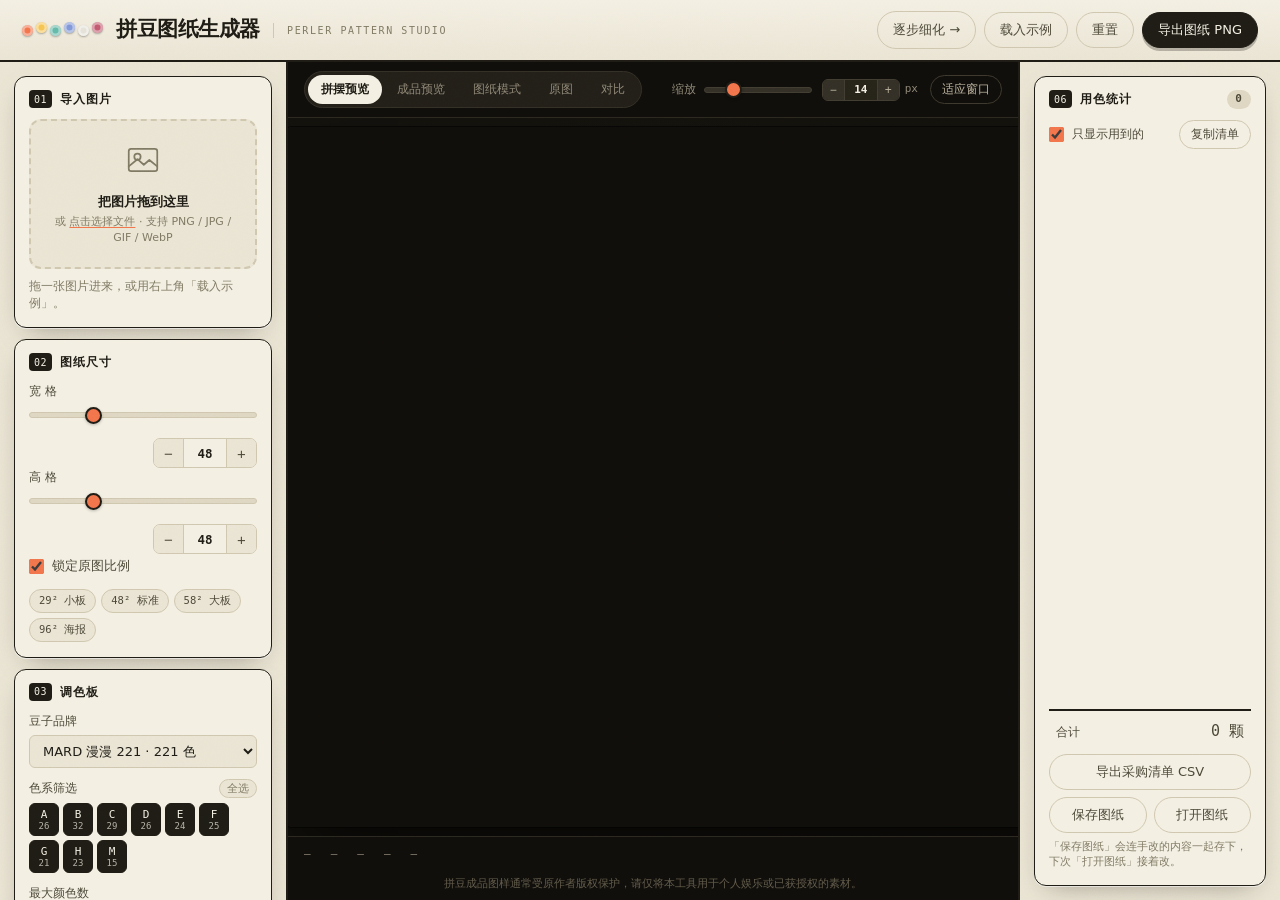
<file: index.html>
<!DOCTYPE html>
<html lang="zh-CN">
<head>
<meta charset="utf-8">
<meta name="viewport" content="width=device-width, initial-scale=1">
<title>拼豆图纸生成器 · Perler Pattern Studio</title>
<link rel="stylesheet" href="styles.css">
<link rel="icon" href="data:image/svg+xml,<svg xmlns='http://www.w3.org/2000/svg' viewBox='0 0 32 32'><circle cx='16' cy='16' r='13' fill='%23f2734a'/><circle cx='16' cy='16' r='5' fill='%231b1a17'/></svg>">
</head>
<body>

<div class="grain" aria-hidden="true"></div>

<header class="topbar">
  <div class="brand">
    <span class="brand-beads" aria-hidden="true">
      <i style="--c:#f2734a"></i><i style="--c:#f5c451"></i><i style="--c:#63b8a8"></i>
      <i style="--c:#7f96d6"></i><i style="--c:#e5e2d8"></i><i style="--c:#c2596f"></i>
    </span>
    <h1>拼豆图纸生成器</h1>
    <span class="brand-sub">Perler Pattern Studio</span>
  </div>

  <div class="topbar-actions">
    <!-- 通向逐步细化页。那里是一步步缩尺寸的做法，和本页一次性出图互补 -->
    <a class="btn btn-ghost" href="wizard.html" title="一步步缩小尺寸，每步都能改">
      逐步细化 →
    </a>
    <button type="button" id="btnSample" class="btn btn-ghost">载入示例</button>
    <button type="button" id="btnReset" class="btn btn-ghost">重置</button>
    <button type="button" id="btnExportPng" class="btn btn-primary">导出图纸 PNG</button>
  </div>
</header>

<main class="studio">

  <!-- ══ left rail: source + controls ══ -->
  <aside class="rail rail-left">

    <section class="panel" id="panelDrop">
      <h2 class="panel-title"><span class="idx">01</span> 导入图片</h2>
      <div class="dropzone" id="dropzone" tabindex="0" role="button" aria-label="导入图片">
        <input type="file" id="fileInput" accept="image/*" class="visually-hidden-input">
        <svg class="dz-icon" viewBox="0 0 48 48" aria-hidden="true">
          <rect x="6" y="10" width="36" height="28" rx="3"/>
          <circle cx="17" cy="20" r="4"/>
          <path d="M6 32l11-9 8 7 7-6 10 8"/>
        </svg>
        <p class="dz-main">把图片拖到这里</p>
        <p class="dz-sub">或 <u>点击选择文件</u> · 支持 PNG / JPG / GIF / WebP</p>
      </div>
      <!-- 图纸 JSON 的选择框必须放在 dropzone 外面：
           放在里面时，点它会冒泡到 dropzone，dropzone 又去开图片选择器，
           结果「打开图纸」弹出的是图片对话框。 -->
      <input type="file" id="jsonInput" accept="application/json,.json" class="visually-hidden-input">
      <p class="hint" id="srcInfo">拖一张图片进来，或用右上角「载入示例」。</p>
    </section>

    <section class="panel" id="panelSize">
      <h2 class="panel-title"><span class="idx">02</span> 图纸尺寸</h2>
      <div class="row">
        <label class="field">
          <span class="field-label">宽 <em id="wVal">48</em> 格</span>
          <input type="range" id="gridW" min="8" max="160" step="1" value="48">
        </label>      </div>
      <div class="row">
        <label class="field">
          <span class="field-label">高 <em id="hVal">48</em> 格</span>
          <input type="range" id="gridH" min="8" max="160" step="1" value="48">
        </label>
      </div>
      <label class="check">
        <input type="checkbox" id="lockAspect" checked>
        <span>锁定原图比例</span>
      </label>
      <div class="chips" role="group" aria-label="常用尺寸">
        <button type="button" class="chip" data-w="29" data-h="29">29² 小板</button>
        <button type="button" class="chip" data-w="48" data-h="48">48² 标准</button>
        <button type="button" class="chip" data-w="58" data-h="58">58² 大板</button>
        <button type="button" class="chip" data-w="96" data-h="96">96² 海报</button>
      </div>
    </section>

    <section class="panel" id="panelPalette">
      <h2 class="panel-title"><span class="idx">03</span> 调色板</h2>
      <!-- 打开图纸后「色系筛选」会锁住：筛选会把色板缩小，原来的色号
           可能不在板里，只能就近吸附成别的色号，而且回不去。 -->
      <p class="lock-note" id="paletteLockNote" hidden>
        打开的图纸自带色号。色系筛选会把色板换掉、颜色跟着变且无法复原，所以暂时用不了。
        换品牌仍可用——颜色不变，只是换成别的品牌的等效色号。
      </p>
      <label class="field">
        <span class="field-label">豆子品牌</span>
        <select id="brandSelect"></select>
      </label>
      <div class="field" id="groupField">
        <span class="field-label">
          色系筛选
          <button type="button" id="groupAll" class="mini-btn">全选</button>
        </span>
        <div class="group-chips" id="groupChips"></div>
      </div>
      <label class="field">
        <span class="field-label">最大颜色数 <em id="colorVal">16</em></span>
        <input type="range" id="maxColors" min="2" max="48" step="1" value="16">
      </label>
      <label class="field">
        <span class="field-label">色彩匹配</span>
        <select id="metricSelect">
          <option value="lab">感知匹配（Lab）· 推荐</option>
          <option value="rgb">快速匹配（RGB）</option>
        </select>
      </label>

      <!-- 生成方案：四套算法对应四种取舍，按素材类型选 -->
      <label class="field">
        <span class="field-label">生成方案</span>
        <select id="genModeSelect">
          <option value="balanced">均衡 · 用色最省</option>
          <option value="direct">锐利 · 轮廓最清楚</option>
          <option value="edge">边缘优先 · 细线不糊</option>
          <option value="smooth">平滑 · 照片少噪点</option>
        </select>
      </label>
      <p class="hint" id="genModeHint">先归纳主色再吸附色号，用色最省。适合色号库存有限、想少买几种豆子的情况。</p>

      <!-- 当前画笔色号：点一下打开该品牌的完整色卡 -->
      <div class="field">
        <span class="field-label">当前色号 <em>点开可换</em></span>
        <button type="button" class="picker-btn" id="pickerBtn" aria-haspopup="dialog">
          <span class="pick-dot" id="pickDot"></span>
          <span class="pick-meta">
            <span class="pick-code" id="pickCode">—</span>
            <span class="pick-brand" id="pickBrand">尚未选择</span>
          </span>
          <span class="pick-caret" aria-hidden="true">▾</span>
        </button>
      </div>

      <div class="swatch-strip" id="usedSwatches" aria-label="本图使用的色号"></div>
      <p class="hint" id="paletteInfo">未使用任何色号。</p>
    </section>

    <section class="panel" id="panelAdjust">
      <h2 class="panel-title"><span class="idx">04</span> 画面调整</h2>
      <!-- 打开图纸后这一整块会锁住：这些参数都要重新读原图像素才有效，
           而导入的图纸只有豆子排布、没有原图。 -->
      <p class="lock-note" id="adjustLockNote" hidden>
        这一块需要原图才能生效。打开的图纸只含豆子排布，没有原图，所以暂时用不了。
      </p>
      <label class="field">
        <span class="field-label">亮度 <em id="briVal">0</em></span>
        <input type="range" id="brightness" min="-100" max="100" step="1" value="0">
      </label>
      <label class="field">
        <span class="field-label">对比度 <em id="conVal">0</em></span>
        <input type="range" id="contrast" min="-100" max="100" step="1" value="0">
      </label>
      <label class="field">
        <span class="field-label">饱和度 <em id="satVal">0</em></span>
        <input type="range" id="saturation" min="-100" max="100" step="1" value="0">
      </label>
      <label class="field">
        <span class="field-label">背景移除阈值 <em id="bgVal">0</em></span>
        <input type="range" id="bgTolerance" min="0" max="100" step="1" value="0">
      </label>
      <p class="hint">阈值 &gt; 0 时，从画布四边向内清除与边缘连通的背景色。图案内部的同色区域不会被误删。</p>
      <label class="field">
        <span class="field-label">
          自动清理杂点 <em id="noiseVal">0</em><span id="noiseWord" class="noise-word" hidden>关</span>
          <span class="hint">一键清掉全图孤零零的单格杂点。成片的小细节一律保留；只想动某一格，用左下角的「除杂」工具。</span>
        </span>
        <input type="range" id="noiseClean" min="0" max="5" step="0.5" value="0">
      </label>
    </section>

    <section class="panel" id="panelTools">
      <h2 class="panel-title"><span class="idx">05</span> 手动修图</h2>
      <div class="toolbar" id="toolbar">
        <button type="button" class="tool is-active" data-tool="brush">
          <svg viewBox="0 0 20 20" aria-hidden="true"><path d="M3 17l1-4L14 3l3 3L7 16z"/></svg>画笔
        </button>
        <button type="button" class="tool" data-tool="eraser">
          <svg viewBox="0 0 20 20" aria-hidden="true"><path d="M8 17h9M3 14l7-11 6 4-7 11z"/></svg>橡皮
        </button>
        <button type="button" class="tool" data-tool="picker">
          <svg viewBox="0 0 20 20" aria-hidden="true"><path d="M14 3l3 3-2 2-3-3zM11 6l3 3-7 7H4v-3z"/></svg>吸色
        </button>
        <button type="button" class="tool" data-tool="denoise">
          <svg viewBox="0 0 20 20" aria-hidden="true"><path d="M4 4l12 12M16 4L4 16M10 3v2M10 15v2M3 10h2M15 10h2"/></svg>除杂
        </button>
      </div>
      <button type="button" class="brush-current" id="brushCurrent" title="点击换一个色号">
        <span class="bc-dot" id="bcDot"></span>
        <span class="bc-label">当前色号</span>
        <strong id="bcCode">—</strong>
        <em class="bc-brand" id="bcBrand"></em>
        <span class="bc-caret" aria-hidden="true">▾</span>
      </button>
      <p class="hint" id="toolHint">在画布上按住拖动即可上色。吸色工具可从画布取当前色号。</p>
      <button type="button" id="btnUndo" class="btn btn-ghost btn-block">撤销上一步编辑</button>
    </section>

  </aside>

  <!-- ══ center: the canvas stage ══ -->
  <section class="stage">

    <div class="stage-bar">
      <div class="seg" role="group" aria-label="视图模式">
        <button type="button" class="seg-btn is-active" data-view="beads">拼摆预览</button>
        <button type="button" class="seg-btn" data-view="ironed">成品预览</button>
        <button type="button" class="seg-btn" data-view="chart">图纸模式</button>
        <button type="button" class="seg-btn" data-view="source">原图</button>
        <button type="button" class="seg-btn" data-view="split">对比</button>
      </div>

      <div class="stage-bar-right">
        <label class="zoom">
          <span>缩放</span>
          <input type="range" id="zoom" min="4" max="48" step="1" value="14">
          <output id="zoomVal">14</output><span class="zoom-unit">px</span>
        </label>
        <button type="button" id="btnFit" class="btn btn-ghost btn-sm">适应窗口</button>
      </div>
    </div>

    <!-- 对比模式：左右各自选内容 -->
    <div class="compare-bar" id="compareBar" hidden>
      <span class="cmp-label">左</span>
      <select id="cmpLeft">
        <option value="source">原图</option>
        <option value="beads">拼摆预览</option>
        <option value="ironed">成品预览</option>
        <option value="chart">图纸模式</option>
      </select>
      <span class="cmp-label">右</span>
      <select id="cmpRight">
        <option value="source">原图</option>
        <option value="beads">拼摆预览</option>
        <option value="ironed" selected>成品预览</option>
        <option value="chart">图纸模式</option>
      </select>
      <button type="button" id="cmpSwap" class="btn btn-ghost btn-sm" title="左右互换">⇄ 互换</button>
    </div>

    <div class="stage-wrap" id="stageWrap">
      <canvas id="canvas" width="900" height="700"></canvas>

      <aside class="inspector" id="inspector" hidden>
        <p class="insp-kicker">格子坐标</p>
        <p class="insp-coord" id="inspCoord">— , —</p>
        <div class="insp-swatch" id="inspSwatch"></div>
        <p class="insp-code" id="inspCode">—</p>
        <p class="insp-name" id="inspName"></p>
      </aside>

      <div class="focus-bar" id="focusBar" hidden>
        <span class="fb-dot" id="fbDot"></span>
        <span class="fb-text">只看 <b id="fbCode">—</b><span id="fbQty"></span></span>
        <button type="button" id="fbClose" class="fb-close" title="显示全部色号" aria-label="显示全部色号">×</button>
      </div>

      <!-- 打开图纸后「原图」模式的说明。
           画布上也会画一段同样的文字，但 canvas 里的字屏幕阅读器读不到，
           所以这里放一份真正的文本，让辅助工具也能读到。 -->
      <div class="empty-state" id="noSourceState" hidden>
        <p class="es-title">这张图纸没有来源图</p>
        <p class="es-body">
          打开图纸只包含豆子排布，不含原始图片。<br>
          想对照原图，请另外导入一张图片。
        </p>
      </div>
    </div>

    <!-- 图纸下方的用豆清单：用了哪些色号、什么颜色、各多少颗 -->
    <div class="chart-legend" id="chartLegend" hidden>
      <p class="legend-sum" id="legendSum">—</p>
      <div class="legend-chips" id="legendChips"></div>
    </div>

    <div class="stage-foot">
      <span id="statGrid" class="stat">—</span>
      <span id="statBeads" class="stat">—</span>
      <span id="statColors" class="stat">—</span>
      <span id="statBoards" class="stat">—</span>
      <span id="statCover" class="stat">—</span>
    </div>

    <p class="disclaimer">拼豆成品图样通常受原作者版权保护，请仅将本工具用于个人娱乐或已获授权的素材。</p>
  </section>

  <!-- ══ right rail: shopping list ══ -->
  <aside class="rail rail-right">
    <section class="panel panel-grow">
      <h2 class="panel-title">
        <span class="idx">06</span> 用色统计
        <span class="count-badge" id="listCount">0</span>
      </h2>
      <div class="list-actions">
        <label class="check check-sm">
          <input type="checkbox" id="onlyUsed" checked>
          <span>只显示用到的</span>
        </label>
        <button type="button" id="btnCopyList" class="btn btn-ghost btn-sm">复制清单</button>
      </div>
      <ol class="bead-list" id="beadList"></ol>
      <div class="list-foot">
        <span>合计</span>
        <strong id="statTotal">0 颗</strong>
      </div>
      <button type="button" id="btnExportCsv" class="btn btn-ghost btn-block">导出采购清单 CSV</button>
      <div class="io-row">
        <button type="button" id="btnExportJson" class="btn btn-ghost">保存图纸</button>
        <button type="button" id="btnImportJson" class="btn btn-ghost">打开图纸</button>
      </div>
      <p class="io-note">「保存图纸」会连手改的内容一起存下，下次「打开图纸」接着改。</p>
    </section>
  </aside>

</main>

<div class="toast" id="toast" role="status" aria-live="polite"></div>
<div class="busy" id="busy" hidden><span class="busy-bead"></span><span id="busyText">处理中…</span></div>

<!-- 色号选择面板：列出当前品牌的完整色卡 -->
<div class="picker-overlay" id="pickerOverlay" hidden>
  <div class="picker-modal" role="dialog" aria-modal="true" aria-labelledby="pickerTitle">
    <header class="picker-head">
      <div>
        <h3 id="pickerTitle">选择色号</h3>
        <p class="picker-sub" id="pickerSub">—</p>
      </div>
      <button type="button" class="picker-x" id="pickerClose" aria-label="关闭">×</button>
    </header>
    <div class="picker-search">
      <input type="search" id="pickerSearch" placeholder="搜色号或颜色名，如 A14 / 绿色">
      <label class="check check-sm">
        <input type="checkbox" id="pickerOnlyUsed">
        <span>只看用到的</span>
      </label>
    </div>
    <div class="picker-body" id="pickerBody"></div>
  </div>
</div>

<script src="palettes.js"></script>
<script src="app.js"></script>
</body>
</html>
</file>
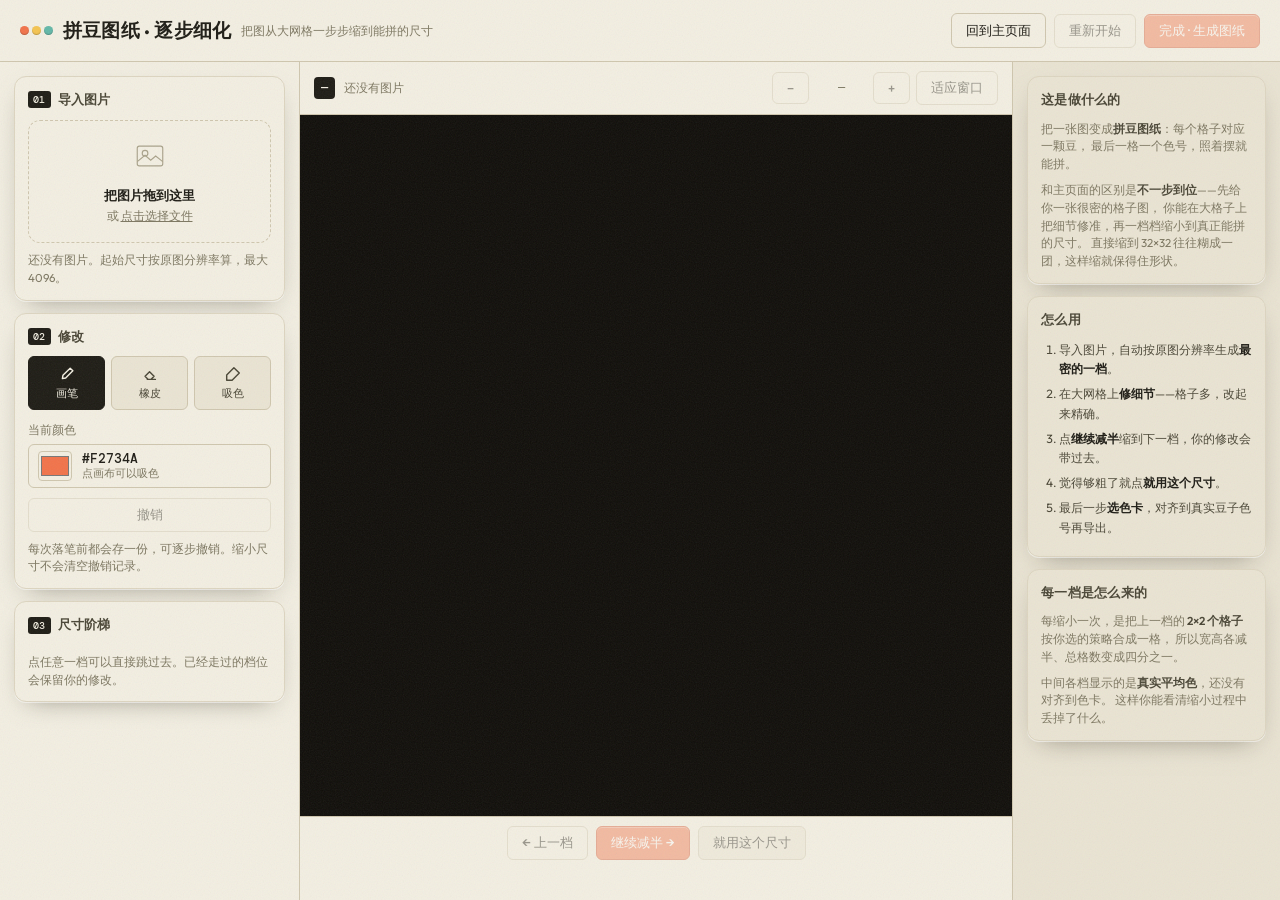
<file: wizard.html>
<!DOCTYPE html>
<html lang="zh-CN">
<head>
<meta charset="utf-8">
<meta name="viewport" content="width=device-width, initial-scale=1">
<title>逐步细化拼豆图纸 · Perler Pattern Studio</title>
<link rel="stylesheet" href="wizard.css">
<link rel="icon" href="data:image/svg+xml,<svg xmlns='http://www.w3.org/2000/svg' viewBox='0 0 32 32'><circle cx='16' cy='16' r='13' fill='%23f2734a'/><circle cx='16' cy='16' r='5' fill='%231b1a17'/></svg>">
</head>
<body>

<div class="grain" aria-hidden="true"></div>

<header class="topbar">
  <div class="brand">
    <span class="brand-beads" aria-hidden="true">
      <i style="--c:#f2734a"></i><i style="--c:#f5c451"></i><i style="--c:#63b8a8"></i>
    </span>
    <h1>拼豆图纸 · 逐步细化</h1>
    <span class="brand-sub">把图从大网格一步步缩到能拼的尺寸</span>
  </div>
  <div class="topbar-actions">
    <a class="btn btn-ghost" href="index.html" title="一步到位出图的版本">回到主页面</a>
    <button type="button" id="btnReset" class="btn btn-ghost" disabled>重新开始</button>
    <button type="button" id="btnFinish" class="btn btn-primary" disabled>完成 · 生成图纸</button>
  </div>
</header>

<main class="studio">

  <!-- ══ 左侧：导入 + 工具 ══ -->
  <aside class="rail rail-left">

    <section class="panel" id="panelOpen">
      <h2 class="panel-title"><span class="idx">01</span> 导入图片</h2>
      <div class="dropzone" id="dropzone" tabindex="0" role="button" aria-label="导入图片">
        <input type="file" id="fileInput" accept="image/*" class="visually-hidden-input">
        <svg class="dz-icon" viewBox="0 0 48 48" aria-hidden="true">
          <rect x="6" y="10" width="36" height="28" rx="3"/>
          <circle cx="17" cy="20" r="4"/>
          <path d="M6 32l11-9 8 7 7-6 10 8"/>
        </svg>
        <p class="dz-main">把图片拖到这里</p>
        <p class="dz-sub">或 <u>点击选择文件</u></p>
      </div>
      <p class="hint" id="srcInfo">还没有图片。起始尺寸按原图分辨率算，最大 4096。</p>
    </section>

    <section class="panel" id="panelTools">
      <h2 class="panel-title"><span class="idx">02</span> 修改</h2>
      <p class="lock-note" id="toolsNote" hidden>先导入一张图片。</p>

      <div class="tool-row" id="toolRow">
        <button type="button" class="tool-btn is-on" data-tool="brush" title="画笔">
          <svg viewBox="0 0 20 20" aria-hidden="true"><path d="M13.5 3.5l3 3-8 8-3.6.6.6-3.6z"/></svg>
          画笔
        </button>
        <button type="button" class="tool-btn" data-tool="eraser" title="橡皮">
          <svg viewBox="0 0 20 20" aria-hidden="true"><path d="M7 16h9M4.5 12.5l5-5 5 5-3.5 3.5h-3z"/></svg>
          橡皮
        </button>
        <button type="button" class="tool-btn" data-tool="picker" title="吸色：点画布取这一格的颜色">
          <svg viewBox="0 0 20 20" aria-hidden="true"><path d="M11 3l6 6-8 8H3v-6z"/></svg>
          吸色
        </button>
      </div>

      <div class="field">
        <span class="field-label">当前颜色</span>
        <label class="color-line">
          <input type="color" id="colorInput" value="#f2734a">
          <span class="color-meta">
            <span class="color-hex" id="colorHex">#F2734A</span>
            <span class="color-note" id="colorNote">点画布可以吸色</span>
          </span>
        </label>
      </div>

      <button type="button" class="btn btn-ghost full" id="btnUndo" disabled>
        撤销 <span class="undo-count" id="undoCount"></span>
      </button>
      <p class="hint">每次落笔前都会存一份，可逐步撤销。缩小尺寸不会清空撤销记录。</p>
    </section>

    <section class="panel" id="panelStep">
      <h2 class="panel-title"><span class="idx">03</span> 尺寸阶梯</h2>
      <p class="lock-note" id="ladderNote" hidden>导入图片后，这里会列出每一档尺寸。</p>
      <div class="ladder" id="ladder"></div>
      <p class="hint" id="ladderHint">点任意一档可以直接跳过去。已经走过的档位会保留你的修改。</p>
    </section>

  </aside>

  <!-- ══ 中间：画布 ══ -->
  <section class="stage">
    <div class="stage-bar">
      <div class="stage-info">
        <span class="tag" id="tagSize">—</span>
        <span class="stage-sub" id="stageSub">还没有图片</span>
      </div>
      <div class="stage-actions">
        <button type="button" class="btn btn-ghost" id="btnZoomOut" disabled>−</button>
        <span class="zoom-label" id="zoomLabel">—</span>
        <button type="button" class="btn btn-ghost" id="btnZoomIn" disabled>+</button>
        <button type="button" class="btn btn-ghost" id="btnFit" disabled>适应窗口</button>
      </div>
    </div>

    <div class="canvas-wrap" id="canvasWrap">
      <canvas id="canvas"></canvas>
      <div class="overlay" id="overlay" hidden>
        <p class="ov-title" id="ovTitle">还没有图片</p>
        <p class="ov-sub" id="ovSub">把图片拖到左边的框里，或点它选一张。</p>
      </div>
      <div class="busy" id="busy" hidden><span class="spinner"></span><span id="busyText">处理中…</span></div>
    </div>

    <div class="stage-foot">
      <div class="foot-btns">
        <button type="button" class="btn btn-ghost" id="btnPrev" disabled>← 上一档</button>
        <button type="button" class="btn btn-primary" id="btnNext" disabled>继续减半 →</button>
        <button type="button" class="btn btn-accent" id="btnStop" disabled>就用这个尺寸</button>
      </div>
      <p class="strat-hint" id="footHint"></p>
    </div>
  </section>

  <!-- ══ 右侧：说明 ══ -->
  <aside class="rail rail-right">
    <section class="panel">
      <h2 class="panel-title">这是做什么的</h2>
      <p class="hint">
        把一张图变成<b>拼豆图纸</b>：每个格子对应一颗豆，
        最后一格一个色号，照着摆就能拼。
      </p>
      <p class="hint">
        和主页面的区别是<b>不一步到位</b>——先给你一张很密的格子图，
        你能在大格子上把细节修准，再一档档缩小到真正能拼的尺寸。
        直接缩到 32×32 往往糊成一团，这样缩就保得住形状。
      </p>
    </section>

    <section class="panel">
      <h2 class="panel-title">怎么用</h2>
      <ol class="steps-help">
        <li>导入图片，自动按原图分辨率生成<b>最密的一档</b>。</li>
        <li>在大网格上<b>修细节</b>——格子多，改起来精确。</li>
        <li>点<b>继续减半</b>缩到下一档，你的修改会带过去。</li>
        <li>觉得够粗了就点<b>就用这个尺寸</b>。</li>
        <li>最后一步<b>选色卡</b>，对齐到真实豆子色号再导出。</li>
      </ol>
    </section>

    <section class="panel">
      <h2 class="panel-title">每一档是怎么来的</h2>
      <p class="hint">
        每缩小一次，是把上一档的 <b>2×2 个格子</b>按你选的策略合成一格，
        所以宽高各减半、总格数变成四分之一。
      </p>
      <p class="hint">
        中间各档显示的是<b>真实平均色</b>，还没有对齐到色卡。
        这样你能看清缩小过程中丢掉了什么。
      </p>
    </section>
  </aside>

</main>

<!-- ══ 缩减策略预览：点「继续减半」先看七种效果 ══ -->
<div class="modal" id="stratModal" hidden>
  <div class="modal-card strat-card" role="dialog" aria-modal="true" aria-labelledby="stratTitle">
    <header class="modal-head">
      <h2 id="stratTitle">选一个缩减策略</h2>
      <span class="modal-sub" id="stratSub">—</span>
      <button type="button" class="modal-x" id="stratClose" aria-label="关闭">×</button>
    </header>
    <div class="strat-grid" id="stratGrid"></div>
    <footer class="strat-foot">
      <span class="hint" id="stratFootHint">点任意一张就选中它，并立即缩到下一档。</span>
      <button type="button" class="btn btn-ghost" id="stratCancel">取消</button>
    </footer>
  </div>
</div>

<!-- ══ 改中间态前的确认 ══ -->
<div class="modal" id="confirmModal" hidden>
  <div class="modal-card confirm-card" role="dialog" aria-modal="true" aria-labelledby="confirmTitle">
    <header class="modal-head">
      <h2 id="confirmTitle">要改这一档吗？</h2>
    </header>
    <div class="confirm-body">
      <p id="confirmText">—</p>
      <p class="confirm-warn" id="confirmWarn"></p>
    </div>
    <footer class="confirm-foot">
      <button type="button" class="btn btn-ghost" id="confirmCancel">取消</button>
      <button type="button" class="btn btn-primary" id="confirmOk">删掉后面，开始改</button>
    </footer>
  </div>
</div>

<!-- ══ 最后一步：选色卡 ══ -->
<div class="modal" id="modal" hidden>
  <div class="modal-card" role="dialog" aria-modal="true" aria-labelledby="modalTitle">
    <header class="modal-head">
      <h2 id="modalTitle">生成图纸</h2>
      <!-- 当前是多大、多少格，这里写死，免得用户一路缩下来忘了自己在哪一档 -->
      <span class="size-chip" id="modalSizeChip">—</span>
      <button type="button" class="modal-x" id="modalClose" aria-label="关闭">×</button>
    </header>

    <div class="modal-body">
      <div class="modal-left">
        <label class="field">
          <span class="field-label">豆子品牌</span>
          <select id="brandSelect"></select>
        </label>
        <label class="field">
          <span class="field-label">色彩匹配</span>
          <select id="metricSelect">
            <option value="lab">感知匹配（Lab）· 推荐</option>
            <option value="rgb">快速匹配（RGB）</option>
          </select>
        </label>
        <label class="field">
          <span class="field-label">
            最多用几种色号
            <output class="slider-val" id="maxColorsOut">—</output>
          </span>
          <input type="range" id="maxColors" min="2" max="221" value="0" step="1">
        </label>
        <label class="check-line">
          <input type="checkbox" id="despeckleCheck">
          <span>
            清除孤立豆
            <em>去掉四周没有同色的单颗豆。孤豆难拼易掉，勾上后图纸更好做。</em>
          </span>
        </label>
        <p class="hint" id="matchInfo">—</p>
        <button type="button" class="btn btn-primary full" id="btnApply" disabled>生成图纸并预览</button>
        <button type="button" class="btn btn-ghost full" id="btnExportPng" disabled>导出图纸 PNG</button>
        <button type="button" class="btn btn-ghost full" id="btnExportCsv" disabled>导出采购清单 CSV</button>
      </div>
      <div class="modal-right">
        <p class="quad-note" id="quadNote">—</p>
        <!-- 三图对照：原图 → 像素图 → 最终图纸 -->
        <div class="quad" id="quad">
          <figure class="quad-cell">
            <figcaption>① 原图</figcaption>
            <div class="quad-canvas"><canvas id="cvSource"></canvas></div>
          </figure>
          <figure class="quad-cell">
            <figcaption>② 像素图（未调色卡）</figcaption>
            <div class="quad-canvas"><canvas id="cvPixel"></canvas></div>
          </figure>
          <figure class="quad-cell">
            <figcaption>③ 最终图纸</figcaption>
            <div class="quad-canvas"><canvas id="cvChart"></canvas></div>
          </figure>
        </div>
        <p class="hint" id="previewHint">点左上角「生成图纸并预览」看效果。</p>
        <!-- 图纸下方的用豆清单：用了哪些色号、什么颜色、各多少颗 -->
        <div class="chart-legend" id="chartLegend" hidden>
          <p class="legend-sum" id="legendSum">—</p>
          <ul class="legend-chips" id="legendChips"></ul>
        </div>
      </div>
    </div>
  </div>
</div>

<script src="palettes.js"></script>
<script src="wizard.js"></script>
</body>
</html>
</file>
<file: styles.css>
/* ═══════════════════════════════════════════════════════════════
   拼豆图纸生成器 · Perler Pattern Studio
   Aesthetic: warm workbench / pegboard. The graphed bead plate is
   the only thing on the page that is truly rectilinear; every other
   surface is soft, matte, and slightly imperfect, so the artwork
   reads as the object and the UI as the table it sits on.
   ═══════════════════════════════════════════════════════════════ */

/* ── tokens ─────────────────────────────────────────────────── */
:root {
  /* surfaces — warm, paper-like, never pure white */
  --bg:        #17150f;
  --bg-deep:   #100e0a;
  --paper:     #f3efe2;
  --paper-2:   #eae4d3;
  --paper-3:   #ded6c1;

  /* ink */
  --ink:       #1e1c15;
  --ink-2:     #4a4636;
  --ink-3:     #7d7761;
  --ink-4:     #a9a28a;

  /* accents */
  --orange:    #f2734a;
  --orange-d:  #d4522c;
  --teal:      #3f8f80;
  --yellow:    #f5c451;
  --pink:      #d4647f;
  --blue:      #5b76c4;

  /* lines */
  --line:      #cfc6ae;
  --line-soft: #ddd5c0;

  /* geometry */
  --r-sm: 6px;
  --r-md: 12px;
  --r-lg: 20px;
  --rail-w: 318px;
  --list-w: 300px;

  --shadow-lift: 0 1px 0 rgba(255,255,255,.55), 0 10px 26px -14px rgba(30,26,14,.5);

  --font-display: 'Fraunces', 'Songti SC', 'Noto Serif SC', Georgia, serif;
  --font-body: 'Outfit', 'PingFang SC', 'Microsoft YaHei', system-ui, sans-serif;
  --font-mono: 'DM Mono', ui-monospace, 'SFMono-Regular', Consolas, monospace;
}

@import url('https://fonts.googleapis.com/css2?family=Fraunces:opsz,wght@9..144,500;9..144,700;9..144,900&family=Outfit:wght@300;400;500;600;700&family=DM+Mono:wght@400;500&display=swap');

*, *::before, *::after { box-sizing: border-box; }

html, body { height: 100%; }

body {
  margin: 0;
  font-family: var(--font-body);
  font-size: 14px;
  line-height: 1.5;
  color: var(--ink);
  background: var(--bg);
  overflow: hidden;
  -webkit-font-smoothing: antialiased;
}

/* film grain — the whole studio reads as photographed paper */
.grain {
  position: fixed;
  inset: 0;
  z-index: 999;
  pointer-events: none;
  opacity: .3;
  mix-blend-mode: overlay;
  background-image: url("data:image/svg+xml,%3Csvg xmlns='http://www.w3.org/2000/svg' width='200' height='200'%3E%3Cfilter id='n'%3E%3CfeTurbulence type='fractalNoise' baseFrequency='.85' numOctaves='3'/%3E%3C/filter%3E%3Crect width='200' height='200' filter='url(%23n)' opacity='.42'/%3E%3C/svg%3E");
}

/* ── topbar ─────────────────────────────────────────────────── */
.topbar {
  display: flex;
  align-items: center;
  justify-content: space-between;
  gap: 20px;
  height: 62px;
  padding: 0 22px;
  background: linear-gradient(180deg, var(--paper) 0%, var(--paper-2) 100%);
  border-bottom: 2px solid var(--ink);
  position: relative;
  z-index: 20;
}

.brand { display: flex; align-items: center; gap: 13px; min-width: 0; }

.brand-beads { display: flex; gap: 3px; }
.brand-beads i {
  width: 11px; height: 11px;
  border-radius: 50%;
  background: var(--c);
  box-shadow: inset 0 0 0 2.5px rgba(255,255,255,.42), 0 1px 2px rgba(0,0,0,.3);
}
.brand-beads i:nth-child(2n) { transform: translateY(-3px); }

.brand h1 {
  font-family: var(--font-display);
  font-optical-sizing: auto;
  font-weight: 900;
  font-size: 21px;
  letter-spacing: -.02em;
  margin: 0;
  white-space: nowrap;
}

.brand-sub {
  font-family: var(--font-mono);
  font-size: 10px;
  letter-spacing: .16em;
  text-transform: uppercase;
  color: var(--ink-3);
  padding-left: 13px;
  border-left: 1px solid var(--line);
  white-space: nowrap;
}

.topbar-actions { display: flex; align-items: center; gap: 8px; }

/* ── buttons ────────────────────────────────────────────────── */
.btn {
  font-family: var(--font-body);
  font-size: 13px;
  font-weight: 500;
  padding: 8px 15px;
  border-radius: 999px;
  border: 1.5px solid transparent;
  cursor: pointer;
  transition: transform .13s cubic-bezier(.34,1.56,.64,1), background .15s, box-shadow .15s, color .15s;
  white-space: nowrap;
  /* 有些 .btn 是 <a>（跨页跳转），要显式去掉下划线并继承颜色，
     否则浏览器默认样式会给它加蓝紫色下划线 */
  text-decoration: none;
  color: inherit;
}
a.btn { display: inline-flex; align-items: center; }
.btn:active { transform: translateY(1px) scale(.985); }
.btn:focus-visible { outline: 2.5px solid var(--teal); outline-offset: 2px; }

.btn-ghost {
  background: transparent;
  border-color: var(--line);
  color: var(--ink-2);
}
.btn-ghost:hover { background: rgba(30,28,21,.06); border-color: var(--ink-3); color: var(--ink); }

.btn-primary {
  background: var(--ink);
  color: var(--paper);
  border-color: var(--ink);
  box-shadow: 0 3px 0 rgba(30,28,21,.28);
}
.btn-primary:hover { background: var(--orange-d); border-color: var(--orange-d); box-shadow: 0 3px 0 rgba(140,50,25,.4); }

.btn-sm { padding: 5px 11px; font-size: 12px; }
.btn-block { display: block; width: 100%; margin-top: 7px; text-align: center; }
.btn:disabled { opacity: .4; cursor: not-allowed; }

/* ── studio grid ────────────────────────────────────────────── */
.studio {
  display: grid;
  grid-template-columns: var(--rail-w) minmax(0,1fr) var(--list-w);
  height: calc(100vh - 62px);
}

.rail {
  overflow-y: auto;
  overflow-x: hidden;
  padding: 14px;
  display: flex;
  flex-direction: column;
  gap: 11px;
  scrollbar-width: thin;
  scrollbar-color: var(--ink-4) transparent;
}
.rail-left  { background: var(--paper-2); border-right: 2px solid var(--ink); }
.rail-right { background: var(--paper-2); border-left: 2px solid var(--ink); }

.rail::-webkit-scrollbar { width: 9px; }
.rail::-webkit-scrollbar-thumb { background: var(--line); border-radius: 9px; border: 2px solid var(--paper-2); }
.rail::-webkit-scrollbar-thumb:hover { background: var(--ink-4); }

/* ── panels ─────────────────────────────────────────────────── */
.panel {
  background: var(--paper);
  border: 1.5px solid var(--ink);
  border-radius: var(--r-md);
  padding: 13px 14px 15px;
  box-shadow: var(--shadow-lift);
}
.panel-grow { flex: 1; display: flex; flex-direction: column; min-height: 0; }

.panel-title {
  display: flex;
  align-items: center;
  gap: 8px;
  font-family: var(--font-body);
  font-size: 12px;
  font-weight: 600;
  letter-spacing: .1em;
  text-transform: uppercase;
  color: var(--ink);
  margin: 0 0 11px;
}
.panel-title .idx {
  font-family: var(--font-mono);
  font-size: 10px;
  font-weight: 500;
  color: var(--paper);
  background: var(--ink);
  padding: 1.5px 5px;
  border-radius: 4px;
  letter-spacing: .04em;
}
.count-badge {
  margin-left: auto;
  font-family: var(--font-mono);
  font-size: 11px;
  background: var(--paper-3);
  color: var(--ink-2);
  padding: 1px 8px;
  border-radius: 999px;
}

/* ── fields ─────────────────────────────────────────────────── */
.field { display: block; margin-bottom: 11px; }
.field:last-child { margin-bottom: 0; }

/* ── 让 <label> 不再「整块都是命中区」 ──────────────────────────
   滑块被包在 <label class="field"> 里，浏览器会把整个 label 当作
   操作该控件的区域，于是：
     · 鼠标离 −/+ 还有十几像素，按钮就变 hover 色；
     · 点 label 里的空白，值也会跟着变。
   把 label 自身的指针事件关掉、再让真正要交互的子元素打开，
   命中范围就精确回到元素本身。文字说明仍可选中（user-select 不受影响）。 */
label.field { pointer-events: none; }
label.field > .field-label,
label.field > input[type="range"],
label.field > select,
label.field > .stepper-row { pointer-events: auto; }
/* 说明文字不参与点击，免得又白白扩大命中区 */
label.field .field-label .hint { pointer-events: none; }

.field-label {
  display: flex;
  flex-wrap: wrap;
  justify-content: space-between;
  align-items: baseline;
  font-size: 12px;
  color: var(--ink-2);
  margin-bottom: 5px;
}
.field-label em {
  font-family: var(--font-mono);
  font-style: normal;
  font-size: 12px;
  font-weight: 500;
  color: var(--ink);
  background: var(--paper-3);
  padding: 0 6px;
  border-radius: 4px;
  min-width: 34px;
  text-align: center;
}
/* 滑块下方的补充说明，heading 一行放不下时换行显示 */
.field-label .hint {
  flex: 1 1 100%;
  order: 3;
  margin-top: 3px;
  font-size: 10.5px;
  line-height: 1.45;
  color: var(--ink-3);
  text-align: left;
}

/* 保存 / 打开图纸：两个并排按钮 + 说明 */
.io-row {
  display: flex;
  gap: 7px;
  margin-top: 7px;
}
.io-row .btn { flex: 1; text-align: center; }
.io-note {
  margin: 6px 0 0;
  font-size: 10.5px;
  line-height: 1.5;
  color: var(--ink-3);
}

input[type=range] {
  -webkit-appearance: none;
  appearance: none;
  width: 100%;
  height: 20px;
  background: transparent;
  cursor: pointer;
  margin: 0;
}
input[type=range]::-webkit-slider-runnable-track {
  height: 6px;
  border-radius: 999px;
  background: var(--paper-3);
  border: 1px solid var(--line);
}
input[type=range]::-webkit-slider-thumb {
  -webkit-appearance: none;
  width: 17px; height: 17px;
  margin-top: -6.5px;
  border-radius: 50%;
  background: var(--orange);
  border: 2px solid var(--ink);
  box-shadow: 0 1px 3px rgba(0,0,0,.25);
  transition: transform .12s;
}
input[type=range]::-webkit-slider-thumb:hover { transform: scale(1.14); }
input[type=range]::-moz-range-track { height: 6px; border-radius: 999px; background: var(--paper-3); border: 1px solid var(--line); }
input[type=range]::-moz-range-thumb { width: 15px; height: 15px; border-radius: 50%; background: var(--orange); border: 2px solid var(--ink); }

/* ── 数值调节件：− 数字 + ─────────────────────────────────────
   滑块一行，下面一行是「− 数字 +」的连体控件。
   控件宽度固定、靠右对齐，所以每一行的 −/+ 和数字都在同一竖线上，
   不会因为标签文字长短而左右错位（这是原来最丑的地方）。 */
.stepper-row {
  display: flex;
  align-items: stretch;
  width: 104px;
  height: 30px;                   /* 显式高度：否则会被内容压成 17px，
                                     hover 区域变成又扁又宽的条，鼠标还没靠近就变色 */
  margin-top: 7px;
  margin-left: auto;              /* 靠右：与滑块右端对齐 */
  border: 1.5px solid var(--line);
  border-radius: 7px;
  background: var(--paper);
  overflow: hidden;
}
/* 两个加减按钮等宽等高，视觉上完全对称 */
.step-btn {
  flex: 0 0 auto;
  width: 30px;
  height: 100%;
  display: inline-flex;
  align-items: center;
  justify-content: center;
  padding: 0;
  border: 0;
  background: var(--paper-2);
  color: var(--ink-2);
  font-size: 15px;
  line-height: 1;
  cursor: pointer;
  user-select: none;
  transition: background .12s, color .12s;
}
.step-btn:hover { background: var(--orange); color: var(--paper); }
.step-btn:active { background: var(--ink); color: var(--paper); }
/* 分隔线放在按钮靠数字的那一侧，两个按钮因此严格镜像 */
.step-minus { border-right: 1.5px solid var(--line); }
.step-plus  { border-left: 1.5px solid var(--line); }
.step-btn:focus-visible { outline: 2px solid var(--orange); outline-offset: -3px; }
/* 中间的可编辑数字：占满剩余宽度，等宽 + 表格数字，改值不左右抖 */
.step-num {
  flex: 1 1 auto;
  min-width: 0;
  width: 100%;
  height: 100%;
  padding: 0 2px;
  border: 0;
  background: transparent;
  color: var(--ink);
  font-family: var(--font-mono);
  font-size: 12.5px;
  font-weight: 600;
  font-variant-numeric: tabular-nums;
  text-align: center;
  outline: none;
}
.step-num:hover { background: var(--paper-2); }
.step-num:focus {
  background: var(--paper);
  box-shadow: inset 0 0 0 2px var(--orange);
}
/* 「自动清理杂点」为 0 时旁边挂的「关」标记 */
.noise-word {
  font-style: normal;
  font-size: 10.5px;
  font-weight: 600;
  color: var(--ink-4);
  border: 1px solid var(--line);
  border-radius: 999px;
  padding: 0 5px;
  margin-left: 2px;
  background: var(--paper-2);
}

select {
  width: 100%;
  font-family: var(--font-body);
  font-size: 13px;
  color: var(--ink);
  background: var(--paper-2);
  border: 1.5px solid var(--line);
  border-radius: var(--r-sm);
  padding: 7px 9px;
  cursor: pointer;
}
select:hover { border-color: var(--ink-3); }
select:focus-visible { outline: 2px solid var(--teal); outline-offset: 1px; }

.check {
  display: flex;
  align-items: center;
  gap: 8px;
  font-size: 12.5px;
  color: var(--ink-2);
  cursor: pointer;
  user-select: none;
  padding: 3px 0;
}
.check input { accent-color: var(--orange); width: 15px; height: 15px; cursor: pointer; margin: 0; }
.check-sm { font-size: 12px; }

.hint {
  font-size: 11.5px;
  line-height: 1.5;
  color: var(--ink-3);
  margin: 9px 0 0;
}
.hint b { color: var(--ink-2); font-weight: 600; }

/* ── 打开图纸后锁住的控件 ────────────────────────────────────
   「画面调整」整块依赖原图像素，导入的图纸没有原图，所以锁住。
   要连 −/+ 按钮一起锁，并给出明确的视觉与文字说明——
   只灰掉输入框、按钮却还能点，比干脆不能点更让人困惑。 */
.lock-note {
  margin: 0 0 10px;
  padding: 8px 10px;
  border-radius: 6px;
  background: color-mix(in srgb, var(--orange) 9%, var(--paper));
  border: 1px solid color-mix(in srgb, var(--orange) 28%, var(--line));
  color: color-mix(in srgb, var(--orange) 62%, var(--ink));
  font-size: 11.5px;
  line-height: 1.55;
}

.panel.is-locked .field { opacity: 0.5; }
.panel.is-locked .field-label { color: var(--ink-3); }

/* 只锁了一部分（调色板：锁色系筛选，留品牌下拉） */
#groupField.is-locked { opacity: 0.5; }
#groupField.is-locked button { cursor: not-allowed; }

/* 单独锁住某一项（调色板里的色彩匹配 / 生成方案下拉）。
   这里不能用 .panel.is-locked .field——那会连品牌下拉一起变灰。 */
.field.is-locked { opacity: 0.5; }
.field.is-locked select { cursor: not-allowed; }

/* 锁住的 −/+ 行：不能再点，去掉手型光标和悬停变色 */
.stepper-row.is-disabled { opacity: 0.55; cursor: not-allowed; }
.stepper-row.is-disabled .step-btn,
.stepper-row.is-disabled .step-num { cursor: not-allowed; }
.stepper-row.is-disabled .step-btn:hover {
  background: transparent;
  color: var(--ink-2);
}

/* 禁用状态的滑块也去掉手型 */
input[type="range"]:disabled { cursor: not-allowed; }

/* ── dropzone ───────────────────────────────────────────────── */
.dropzone {
  position: relative;
  border: 2px dashed var(--line);
  border-radius: var(--r-md);
  padding: 20px 14px;
  text-align: center;
  cursor: pointer;
  background: var(--paper-2);
  transition: background .18s, border-color .18s, transform .18s;
}

/* 文件选择框必须「看得见」才能让 accept 过滤生效。
   用 hidden 属性或 display:none 时，Chrome / Edge 会忽略 accept，
   弹出的对话框就变成「所有文件」——这正是「打开图纸」只能选到图片的原因。
   所以这里用「仍在布局中、但视觉上不可见」的写法。 */
.visually-hidden-input {
  position: absolute;
  width: 1px; height: 1px;
  margin: -1px; padding: 0;
  border: 0;
  opacity: 0;
  overflow: hidden;
  clip: rect(0 0 0 0);
  clip-path: inset(50%);
  white-space: nowrap;
  pointer-events: none;
}
.dropzone:hover, .dropzone:focus-visible {
  border-color: var(--orange);
  background: #fff6ee;
  outline: none;
}
.dropzone.is-over {
  border-color: var(--orange);
  background: #ffece0;
  transform: scale(1.015);
}
.dz-icon { width: 38px; height: 38px; fill: none; stroke: var(--ink-3); stroke-width: 2.2; stroke-linecap: round; stroke-linejoin: round; }
.dropzone.is-over .dz-icon, .dropzone:hover .dz-icon { stroke: var(--orange-d); }
.dz-main { font-size: 13px; font-weight: 600; margin: 7px 0 2px; }
.dz-sub { font-size: 11px; color: var(--ink-3); margin: 0; }
.dz-sub u { text-decoration-color: var(--orange); text-underline-offset: 2px; }

/* ── 当前色号选择按钮 ───────────────────────────────────────── */
.picker-btn {
  display: flex;
  align-items: center;
  gap: 9px;
  width: 100%;
  padding: 8px 10px;
  border-radius: var(--r-sm);
  border: 1.5px solid var(--line);
  background: var(--paper-2);
  cursor: pointer;
  text-align: left;
  transition: border-color .15s, background .15s;
}
.picker-btn:hover { border-color: var(--ink-3); background: var(--paper); }
.picker-btn:focus-visible { outline: 2px solid var(--orange); outline-offset: 1px; }
.pick-dot {
  width: 22px; height: 22px; flex: none;
  border-radius: 50%;
  border: 1.5px solid rgba(30,28,21,.35);
  background: var(--paper-3);
  box-shadow: inset 0 -2px 3px rgba(0,0,0,.18);
}
.pick-meta { display: flex; flex-direction: column; gap: 1px; min-width: 0; flex: 1; }
.pick-code {
  font-family: var(--font-mono);
  font-size: 13px; font-weight: 600;
  color: var(--ink);
  white-space: nowrap; overflow: hidden; text-overflow: ellipsis;
}
.pick-brand { font-size: 10px; color: var(--ink-3); }
.pick-caret { color: var(--ink-3); font-size: 11px; flex: none; }

/* 画笔徽章上的品牌名 */
.bc-brand {
  font-style: normal;
  font-size: 10px;
  color: var(--ink-3);
  margin-left: 4px;
}

/* ── 对比模式的两侧选择栏 ───────────────────────────────────── */
.compare-bar {
  display: flex;
  align-items: center;
  gap: 8px;
  padding: 8px 14px;
  background: var(--paper-2);
  border-bottom: 1.5px solid var(--line);
  font-size: 11.5px;
}
/* display:flex 会盖掉 [hidden] 的默认 display:none，必须显式声明 */
.compare-bar[hidden] { display: none; }
.compare-bar select {
  font-family: var(--font-body);
  font-size: 11.5px;
  padding: 4px 8px;
  border-radius: var(--r-sm);
  border: 1.5px solid var(--line);
  background: var(--paper);
  color: var(--ink);
  cursor: pointer;
}
.compare-bar select:hover { border-color: var(--ink-3); }
.cmp-label { color: var(--ink-3); font-weight: 500; }
.cmp-vs {
  color: var(--orange);
  font-weight: 600;
  font-size: 11px;
  padding: 0 4px;
}
#cmpSwap { margin-left: auto; }

/* ── 色号选择面板 ───────────────────────────────────────────── */
.picker-overlay {
  position: fixed;
  inset: 0;
  z-index: 90;
  background: rgba(20,18,12,.5);
  backdrop-filter: blur(3px);
  display: flex;
  align-items: center;
  justify-content: center;
  padding: 24px;
  animation: fadeIn .16s ease;
}
/* display:flex 会盖掉 [hidden] 的默认 display:none，必须显式声明 */
.picker-overlay[hidden] { display: none; }
@keyframes fadeIn { from { opacity: 0 } to { opacity: 1 } }

.picker-modal {
  width: min(760px, 100%);
  max-height: min(720px, 90vh);
  display: flex;
  flex-direction: column;
  background: var(--paper);
  border: 1.5px solid var(--ink);
  border-radius: var(--r-lg);
  box-shadow: 0 24px 60px rgba(20,18,12,.4);
  overflow: hidden;
  animation: popIn .18s cubic-bezier(.2,.9,.3,1.2);
}
@keyframes popIn { from { transform: scale(.96) translateY(8px); opacity: 0 } to { transform: none; opacity: 1 } }

.picker-head {
  display: flex;
  align-items: flex-start;
  justify-content: space-between;
  gap: 12px;
  padding: 16px 18px 12px;
  border-bottom: 1.5px solid var(--line);
}
.picker-head h3 {
  font-family: var(--font-display);
  font-size: 17px;
  font-weight: 600;
  margin: 0;
  color: var(--ink);
}
.picker-sub { margin: 3px 0 0; font-size: 11px; color: var(--ink-3); }
.picker-x {
  border: none;
  background: transparent;
  font-size: 22px;
  line-height: 1;
  color: var(--ink-3);
  cursor: pointer;
  padding: 2px 6px;
  border-radius: var(--r-sm);
}
.picker-x:hover { background: var(--paper-3); color: var(--ink); }

.picker-search {
  display: flex;
  align-items: center;
  gap: 12px;
  padding: 11px 18px;
  border-bottom: 1px solid var(--line);
  background: var(--paper-2);
}
.picker-search input[type="search"] {
  flex: 1;
  font-family: var(--font-body);
  font-size: 12.5px;
  padding: 7px 11px;
  border-radius: var(--r-sm);
  border: 1.5px solid var(--line);
  background: var(--paper);
  color: var(--ink);
}
.picker-search input[type="search"]:focus {
  outline: none;
  border-color: var(--orange);
}

.picker-body {
  overflow-y: auto;
  padding: 6px 18px 20px;
  flex: 1;
}
.pick-group { margin-top: 16px; }
.pick-group-head {
  display: flex;
  align-items: baseline;
  gap: 8px;
  padding-bottom: 7px;
  margin-bottom: 9px;
  border-bottom: 1px solid var(--line);
  position: sticky;
  top: 0;
  background: var(--paper);
  z-index: 1;
}
.pick-group-name {
  font-family: var(--font-mono);
  font-size: 12px;
  font-weight: 600;
  color: var(--ink);
}
.pick-group-desc { font-size: 10.5px; color: var(--ink-3); }
.pick-group-count { margin-left: auto; font-size: 10px; color: var(--ink-4); }

.pick-grid {
  display: grid;
  grid-template-columns: repeat(auto-fill, minmax(78px, 1fr));
  gap: 7px;
}
.pick-item {
  display: flex;
  flex-direction: column;
  align-items: center;
  gap: 5px;
  padding: 7px 4px 6px;
  border-radius: var(--r-sm);
  border: 1.5px solid var(--line);
  background: var(--paper-2);
  cursor: pointer;
  transition: all .13s;
}
.pick-item:hover { border-color: var(--ink-3); transform: translateY(-1px); }
.pick-item.is-current {
  border-color: var(--ink);
  background: var(--ink);
}
.pick-item.is-current .pi-code,
.pick-item.is-current .pi-extra { color: var(--paper); }
.pi-dot {
  width: 30px; height: 30px;
  border-radius: 50%;
  border: 1.5px solid rgba(30,28,21,.3);
  box-shadow: inset 0 -3px 5px rgba(0,0,0,.2);
}
.pi-code {
  font-family: var(--font-mono);
  font-size: 11px;
  font-weight: 600;
  color: var(--ink);
  line-height: 1.1;
}
.pi-extra {
  font-size: 9px;
  color: var(--ink-3);
  line-height: 1.1;
  text-align: center;
  max-width: 100%;
  overflow: hidden;
  text-overflow: ellipsis;
  white-space: nowrap;
}

.picker-empty {
  padding: 40px 0;
  text-align: center;
  color: var(--ink-3);
  font-size: 12.5px;
}

/* ── chips ──────────────────────────────────────────────────── */
.chips { display: flex; flex-wrap: wrap; gap: 5px; margin-top: 10px; }

/* 色系筛选：字母分组开关 */
.group-chips { display: flex; flex-wrap: wrap; gap: 4px; }
.gchip {
  font-family: var(--font-mono);
  font-size: 11px;
  font-weight: 500;
  min-width: 30px;
  padding: 4px 7px;
  border-radius: var(--r-sm);
  border: 1.5px solid var(--line);
  background: var(--paper-2);
  color: var(--ink-4);
  cursor: pointer;
  transition: all .14s;
  text-align: center;
}
.gchip:hover { border-color: var(--ink-3); }
.gchip.is-on {
  background: var(--ink);
  border-color: var(--ink);
  color: var(--paper);
}
.gchip small { display: block; font-size: 9px; opacity: .7; font-weight: 400; }

.mini-btn {
  font-family: var(--font-body);
  font-size: 10.5px;
  padding: 1.5px 7px;
  border-radius: 999px;
  border: 1.5px solid var(--line);
  background: var(--paper-2);
  color: var(--ink-3);
  cursor: pointer;
  transition: all .14s;
  margin-left: auto;
}
.mini-btn:hover { border-color: var(--ink); color: var(--ink); }

/* 清单里的品牌小标签 */
.btag {  display: inline-block;
  font-family: var(--font-body);
  font-size: 9.5px;
  font-weight: 500;
  padding: 0 4px;
  margin-left: 4px;
  border-radius: 3px;
  background: var(--paper-3);
  color: var(--ink-3);
  vertical-align: 1px;
}
.bead-row.is-active .btag { background: rgba(255,255,255,.18); color: var(--ink-4); }
.chip {
  font-family: var(--font-mono);
  font-size: 10.5px;
  padding: 4px 9px;
  border-radius: 999px;
  border: 1.5px solid var(--line);
  background: var(--paper-2);
  color: var(--ink-2);
  cursor: pointer;
  transition: all .14s;
}
.chip:hover { border-color: var(--ink); background: var(--ink); color: var(--paper); }

/* ── swatch strip ───────────────────────────────────────────── */
.swatch-strip { display: flex; flex-wrap: wrap; gap: 4px; margin-top: 11px; }
.swatch-strip .sw {
  width: 21px; height: 21px;
  border-radius: 50%;
  border: 1.5px solid var(--ink);
  box-shadow: inset 0 0 0 2px rgba(255,255,255,.45);
  cursor: pointer;
  transition: transform .13s;
  padding: 0;
}
.swatch-strip .sw:hover { transform: scale(1.22) translateY(-2px); z-index: 2; }
.swatch-strip .sw.is-active { box-shadow: inset 0 0 0 2px rgba(255,255,255,.45), 0 0 0 2.5px var(--orange); }

/* ── toolbar ────────────────────────────────────────────────── */
.toolbar { display: grid; grid-template-columns: 1fr 1fr; gap: 6px; }
.tool {
  display: flex;
  align-items: center;
  justify-content: center;
  gap: 6px;
  font-family: var(--font-body);
  font-size: 12px;
  font-weight: 500;
  padding: 8px 6px;
  border-radius: var(--r-sm);
  border: 1.5px solid var(--line);
  background: var(--paper-2);
  color: var(--ink-2);
  cursor: pointer;
  transition: all .14s;
}
.tool svg { width: 15px; height: 15px; fill: none; stroke: currentColor; stroke-width: 1.9; stroke-linecap: round; stroke-linejoin: round; }
.tool:hover { border-color: var(--ink-3); color: var(--ink); }
.tool.is-active { background: var(--ink); border-color: var(--ink); color: var(--paper); }

.brush-current {
  display: flex; align-items: center; gap: 8px;
  width: 100%;
  margin-top: 11px;
  padding: 8px 10px;
  border-radius: var(--r-sm);
  background: var(--paper-2);
  border: 1.5px solid var(--line);
  font: inherit;
  color: inherit;
  text-align: left;
  cursor: pointer;
  transition: border-color .14s, background .14s;
}
.brush-current:hover { border-color: var(--orange); background: #fff6ee; }
.brush-current:active { background: #ffece0; }
.brush-current:focus-visible { outline: 2px solid var(--orange); outline-offset: 1px; }
.bc-dot {
  width: 22px; height: 22px;
  border-radius: 50%;
  background: var(--paper-3);
  border: 2px solid var(--ink);
  box-shadow: inset 0 0 0 2px rgba(255,255,255,.4);
  flex: none;
}
.bc-label { font-size: 11.5px; color: var(--ink-3); }
.brush-current strong { margin-left: auto; font-family: var(--font-mono); font-size: 13px; }
.bc-caret { font-size: 9px; color: var(--ink-4); margin-left: 1px; }
.brush-current:hover .bc-caret { color: var(--orange); }

/* ── stage ──────────────────────────────────────────────────── */
.stage {
  display: flex;
  flex-direction: column;
  min-width: 0;
  background: var(--bg);
  position: relative;
}

.stage-bar {
  display: flex;
  align-items: center;
  justify-content: space-between;
  gap: 14px;
  padding: 9px 16px;
  background: var(--bg-deep);
  border-bottom: 1px solid #2b2820;
  flex: none;
}

.seg { display: flex; gap: 2px; background: #221f18; padding: 3px; border-radius: 999px; border: 1px solid #332f26; }
.seg-btn {
  font-family: var(--font-body);
  font-size: 12px;
  font-weight: 500;
  padding: 6px 13px;
  border: none;
  border-radius: 999px;
  background: transparent;
  color: #8d8676;
  cursor: pointer;
  transition: all .16s;
  white-space: nowrap;
}
.seg-btn:hover { color: var(--paper); }
.seg-btn.is-active { background: var(--paper); color: var(--ink); font-weight: 600; }

.stage-bar-right { display: flex; align-items: center; gap: 12px; }
.zoom { display: flex; align-items: center; gap: 8px; font-size: 11.5px; color: #8d8676; }
.zoom input[type=range] { width: 108px; }
.zoom input[type=range]::-webkit-slider-runnable-track { background: #332f26; border-color: #413c31; }
.zoom output { font-family: var(--font-mono); font-size: 11px; color: var(--paper); min-width: 0; }
.zoom-unit { font-family: var(--font-mono); font-size: 11px; color: #8d8676; margin-left: -3px; }
/* 深色工具条里的缩放在一行里，控件保持横排、尺寸紧凑，换一套深色配色 */
.zoom .stepper-row {
  display: inline-flex;
  align-items: stretch;
  width: auto;
  height: 22px;                   /* 显式高度，否则会被压扁 */
  margin: 0 0 0 2px;
  border: 1.5px solid #413c31;
  background: #262319;
  border-radius: 6px;
}
.zoom .step-btn {
  flex: 0 0 auto;
  width: 22px;
  background: #332f26;
  color: #b8b09c;
  font-size: 12px;
}
.zoom .step-btn:hover { background: var(--orange); color: var(--paper); }
.zoom .step-minus { border-right: 1.5px solid #413c31; }
.zoom .step-plus { border-left: 1.5px solid #413c31; }
.zoom .step-num {
  flex: 0 0 auto;
  width: 32px;
  padding: 0 4px;
  color: var(--paper);
  font-size: 11px;
  line-height: 19px;
}
.zoom .step-num:hover { background: #2b2822; }
.zoom .step-num:focus { background: #1d1b17; box-shadow: inset 0 0 0 2px var(--orange); }
.stage-bar .btn-ghost { color: #b8b09c; border-color: #3d382d; }
.stage-bar .btn-ghost:hover { background: #2b2720; color: var(--paper); border-color: #57503f; }

.stage-wrap {
  flex: 1;
  position: relative;
  overflow: auto;
  display: flex;
  /* the pegboard light-table: a soft warm pool under the artwork */
  background:
    radial-gradient(ellipse 70% 60% at 50% 42%, #262319 0%, transparent 72%),
    linear-gradient(180deg, #14120d 0%, #100e0a 100%);
  scrollbar-width: thin;
  scrollbar-color: #3d382d transparent;
}
.stage-wrap::-webkit-scrollbar { width: 11px; height: 11px; }
.stage-wrap::-webkit-scrollbar-thumb { background: #3d382d; border-radius: 9px; border: 3px solid #100e0a; }
.stage-wrap::-webkit-scrollbar-thumb:hover { background: #57503f; }
.stage-wrap::-webkit-scrollbar-corner { background: transparent; }

#canvas {
  display: block;
  margin: auto;
  image-rendering: pixelated;
  border-radius: 3px;
  box-shadow: 0 22px 60px -18px rgba(0,0,0,.9), 0 0 0 1px rgba(0,0,0,.6);
  cursor: crosshair;
  flex: none;
}
#canvas[data-cursor="picker"] { cursor: copy; }

/* floating inspector pinned to the canvas */
.inspector {
  position: sticky;
  top: 12px;
  align-self: flex-start;
  margin: 12px 0 0 12px;
  background: rgba(243,239,226,.96);
  backdrop-filter: blur(8px);
  border: 1.5px solid var(--ink);
  border-radius: var(--r-md);
  padding: 9px 12px 10px;
  min-width: 118px;
  box-shadow: 0 8px 22px -10px rgba(0,0,0,.7);
  z-index: 6;
  pointer-events: none;
}
.insp-kicker { font-family: var(--font-mono); font-size: 9px; letter-spacing: .12em; text-transform: uppercase; color: var(--ink-3); margin: 0 0 3px; }
.insp-coord { font-family: var(--font-mono); font-size: 14px; font-weight: 500; margin: 0 0 7px; }
.insp-swatch { width: 100%; height: 26px; border-radius: 5px; border: 1.5px solid var(--ink); background: var(--paper-3); }
.insp-code { font-family: var(--font-mono); font-size: 12px; font-weight: 500; margin: 6px 0 0; }
.insp-name { font-size: 11px; color: var(--ink-3); margin: 1px 0 0; }

/* 色号聚焦提示条：钉在画布右上角，明确告诉用户「现在只看这一色」 */
.focus-bar {
  position: sticky;
  top: 12px;
  align-self: flex-start;
  margin: 12px 12px 0 auto;
  display: flex;
  align-items: center;
  gap: 9px;
  padding: 7px 9px 7px 11px;
  background: rgba(243,239,226,.97);
  backdrop-filter: blur(8px);
  border: 1.5px solid var(--ink);
  border-radius: 999px;
  box-shadow: 0 8px 22px -10px rgba(0,0,0,.75);
  z-index: 7;
  animation: rise .26s cubic-bezier(.22,1,.36,1) backwards;
}
.focus-bar[hidden] { display: none; }
.fb-dot {
  width: 17px; height: 17px;
  border-radius: 50%;
  border: 1.5px solid var(--ink);
  box-shadow: inset 0 0 0 2px rgba(255,255,255,.45);
  flex: none;
}
.fb-text { font-size: 12px; color: var(--ink-2); white-space: nowrap; }
.fb-text b { font-family: var(--font-mono); font-size: 12.5px; color: var(--ink); }
.fb-text span { color: var(--ink-3); }
.fb-close {
  width: 22px; height: 22px;
  display: grid;
  place-items: center;
  border: none;
  border-radius: 50%;
  background: var(--ink);
  color: var(--paper);
  font-size: 15px;
  line-height: 1;
  cursor: pointer;
  padding: 0 0 1px;
  transition: background .14s, transform .14s;
  flex: none;
}
.fb-close:hover { background: var(--orange-d); transform: scale(1.1); }

.empty-state {
  position: absolute;
  inset: 0;
  display: flex;
  flex-direction: column;
  align-items: center;
  justify-content: center;
  text-align: center;
  pointer-events: none;
  padding: 30px;
}
.empty-state[hidden] { display: none; }
.es-title { font-family: var(--font-display); font-size: 26px; font-weight: 700; color: #57503f; margin: 0 0 5px; letter-spacing: -.02em; }
.es-body { font-size: 13px; color: #4a4536; margin: 0; max-width: 300px; }

.stage-foot {
  display: flex;
  flex-wrap: wrap;
  gap: 4px 20px;
  padding: 9px 16px;
  background: var(--bg-deep);
  border-top: 1px solid #2b2820;
  font-family: var(--font-mono);
  font-size: 11px;
  color: #8d8676;
  flex: none;
}
.stage-foot .stat b { color: var(--paper); font-weight: 500; }

/* ── 图纸下方的用豆清单 ──
   画布和统计条之间的一条色号带：用了哪些豆子、什么颜色、各多少颗。
   限两道高度，色号多了就在条内滚动——不能让它把画布挤没了。 */
.chart-legend {
  flex: none;
  padding: 8px 16px 10px;
  background: var(--bg-deep);
  border-top: 1px solid #2b2820;
  max-height: 96px;
  overflow-y: auto;
  scrollbar-width: thin;
  scrollbar-color: #3d382d transparent;
}
.chart-legend::-webkit-scrollbar { width: 9px; }
.chart-legend::-webkit-scrollbar-thumb { background: #3d382d; border-radius: 9px; }
.legend-sum {
  margin: 0 0 7px;
  font-family: var(--font-mono);
  font-size: 11px;
  color: #8d8676;
}
.legend-sum b { color: var(--paper); font-weight: 500; }
.legend-chips { display: flex; flex-wrap: wrap; gap: 5px 6px; }
.legend-chip {
  display: inline-flex; align-items: center; gap: 5px;
  padding: 3px 8px 3px 4px;
  border-radius: 999px;
  background: #1d1b17;
  border: 1px solid #332f26;
  font-family: inherit; font-size: 11px; line-height: 1.35;
  color: #b8b09c;
  cursor: pointer;
  transition: background .13s, border-color .13s;
}
.legend-chip:hover { background: #2b2720; border-color: #57503f; }
.legend-chip.is-active { border-color: var(--orange); background: #2b2720; }
.legend-chip .lg-dot {
  width: 12px; height: 12px; border-radius: 50%; flex: none;
  box-shadow: inset 0 0 0 1px rgba(0,0,0,.45);
}
.legend-chip .lg-code { font-family: var(--font-mono); font-weight: 600; color: var(--paper); }
.legend-chip .lg-qty { font-family: var(--font-mono); color: #7d7767; }

.disclaimer {
  flex: none;
  margin: 0;
  padding: 5px 16px 8px;
  background: var(--bg-deep);
  font-size: 10.5px;
  color: #605a4b;
  text-align: center;
}

/* ── bead list ──────────────────────────────────────────────── */
.list-actions { display: flex; align-items: center; justify-content: space-between; gap: 8px; margin-bottom: 9px; }

.bead-list {
  list-style: none;
  margin: 0;
  padding: 0;
  flex: 1;
  min-height: 60px;
  overflow-y: auto;
  scrollbar-width: thin;
  scrollbar-color: var(--line) transparent;
}
.bead-list::-webkit-scrollbar { width: 8px; }
.bead-list::-webkit-scrollbar-thumb { background: var(--line); border-radius: 9px; border: 2px solid var(--paper); }

.bead-row {
  display: flex;
  align-items: center;
  gap: 9px;
  padding: 5px 6px;
  border-radius: var(--r-sm);
  cursor: pointer;
  transition: background .13s;
  border: 1.5px solid transparent;
}
.bead-row:hover { background: var(--paper-2); border-color: var(--line); }
.bead-row.is-active {
  background: var(--ink);
  border-color: var(--ink);
}
.bead-row.is-active .code,
.bead-row.is-active .qty { color: var(--paper); }
.bead-row.is-active .cname,
.bead-row.is-active .qty small { color: var(--ink-4); }
.bead-row.is-active .bd { box-shadow: inset 0 0 0 2.5px rgba(255,255,255,.42), 0 0 0 1.5px var(--orange); }

/* 「当前色号」（画笔画的就是它）——和「聚焦」是两件事，用不同标记区分：
   聚焦 = 整行反白；当前 = 色块上一圈描边 */
.bead-row.is-current .bd {
  box-shadow: inset 0 0 0 2px rgba(255,255,255,.5), 0 0 0 2px var(--ink);
}
.bead-row.is-current::after {
  content: '当前';
  font-size: 9.5px;
  letter-spacing: .04em;
  color: var(--ink-3);
  margin-left: 6px;
  align-self: flex-start;
  padding-top: 3px;
}
.bead-row.is-active.is-current::after { color: var(--ink-4); }
.swatch-strip .sw.is-current {
  box-shadow: inset 0 0 0 2px rgba(255,255,255,.45), 0 0 0 2.5px var(--ink);
}

.bead-row .bd {
  width: 24px; height: 24px;
  border-radius: 50%;
  border: 1.5px solid var(--ink);
  box-shadow: inset 0 0 0 2.5px rgba(255,255,255,.42);
  flex: none;
}
.bead-row .meta { min-width: 0; flex: 1; }
.bead-row .code { font-family: var(--font-mono); font-size: 12px; font-weight: 500; line-height: 1.25; }
.bead-row .cname { font-size: 10.5px; color: var(--ink-3); line-height: 1.25; overflow: hidden; text-overflow: ellipsis; white-space: nowrap; }
.bead-row .qty { font-family: var(--font-mono); font-size: 12.5px; font-weight: 500; white-space: nowrap; }
.bead-row .qty small { font-size: 9.5px; color: var(--ink-3); font-weight: 400; }

.list-foot {
  display: flex; align-items: baseline; justify-content: space-between;
  padding: 9px 7px 4px;
  margin-top: 8px;
  border-top: 2px solid var(--ink);
  font-size: 12px;
  color: var(--ink-2);
}
.list-foot strong { font-family: var(--font-mono); font-size: 15px; font-weight: 500; }

/* ── toast + busy ───────────────────────────────────────────── */
.toast {
  position: fixed;
  left: 50%;
  bottom: 26px;
  transform: translate(-50%, 22px);
  background: var(--ink);
  color: var(--paper);
  font-size: 13px;
  padding: 10px 20px;
  border-radius: 999px;
  opacity: 0;
  pointer-events: none;
  transition: opacity .25s, transform .32s cubic-bezier(.34,1.4,.64,1);
  z-index: 1000;
  box-shadow: 0 12px 30px -10px rgba(0,0,0,.6);
  max-width: 76vw;
}
.toast.is-on { opacity: 1; transform: translate(-50%, 0); }
.toast.is-err { background: var(--orange-d); }

.busy {
  position: fixed;
  inset: 0;
  z-index: 1001;
  display: flex;
  align-items: center;
  justify-content: center;
  gap: 12px;
  background: rgba(16,14,10,.6);
  backdrop-filter: blur(2px);
  color: var(--paper);
  font-size: 13px;
}
.busy[hidden] { display: none; }
.busy-bead {
  width: 17px; height: 17px;
  border-radius: 50%;
  background: var(--orange);
  box-shadow: inset 0 0 0 3px rgba(255,255,255,.4);
  animation: hop .6s cubic-bezier(.5,0,.5,1) infinite alternate;
}
@keyframes hop { from { transform: translateY(0) } to { transform: translateY(-11px) } }

/* ── entrance choreography ──────────────────────────────────── */
@keyframes rise {
  from { opacity: 0; transform: translateY(9px); }
  to   { opacity: 1; transform: none; }
}
.panel { animation: rise .42s cubic-bezier(.22,1,.36,1) backwards; }
.rail-left  .panel:nth-child(1) { animation-delay: .02s }
.rail-left  .panel:nth-child(2) { animation-delay: .06s }
.rail-left  .panel:nth-child(3) { animation-delay: .10s }
.rail-left  .panel:nth-child(4) { animation-delay: .14s }
.rail-left  .panel:nth-child(5) { animation-delay: .18s }
.rail-right .panel               { animation-delay: .16s }
.topbar { animation: rise .38s cubic-bezier(.22,1,.36,1) backwards; }

@media (prefers-reduced-motion: reduce) {
  * { animation-duration: .01ms !important; transition-duration: .01ms !important; }
}

/* ── responsive ─────────────────────────────────────────────── */
@media (max-width: 1320px) {
  :root { --rail-w: 288px; --list-w: 262px; }
}
@media (max-width: 1100px) {
  body { overflow: auto; }
  .studio { grid-template-columns: 1fr; height: auto; }
  .rail { max-height: none; overflow: visible; }
  .rail-left { border-right: none; border-bottom: 2px solid var(--ink); }
  .rail-right { border-left: none; border-top: 2px solid var(--ink); }
  .stage { min-height: 74vh; }
  .brand-sub { display: none; }
}
@media (max-width: 620px) {
  .topbar { height: auto; flex-wrap: wrap; padding: 10px 14px; gap: 10px; }
  .topbar-actions { width: 100%; }
  .topbar-actions .btn { flex: 1; }
  .stage-bar { flex-wrap: wrap; }
  .seg { width: 100%; }
  .seg-btn { flex: 1; padding: 6px 4px; font-size: 11px; }
}
</file>
<file: wizard.css>
/* ═══════════════════════════════════════════════════════════════
   逐步细化 · Progressive Refinement
   沿用主页面的暖色「纸与墨」工作台风格，但布局不同：
   左侧工具、中间画布、右侧说明，顶部一条尺寸阶梯。
   ═══════════════════════════════════════════════════════════════ */

@import url('https://fonts.googleapis.com/css2?family=Fraunces:opsz,wght@9..144,500;9..144,700;9..144,900&family=Outfit:wght@300;400;500;600;700&family=DM+Mono:wght@400;500&display=swap');

:root {
  --bg:        #17150f;
  --bg-deep:   #100e0a;
  --paper:     #f3efe2;
  --paper-2:   #eae4d3;
  --paper-3:   #ded6c1;

  --ink:       #1e1c15;
  --ink-2:     #4a4636;
  --ink-3:     #7d7761;
  --ink-4:     #a9a28a;

  --orange:    #f2734a;
  --orange-d:  #d4522c;
  --teal:      #3f8f80;
  --yellow:    #f5c451;
  --pink:      #d4647f;
  --blue:      #5b76c4;

  --line:      #cfc6ae;
  --line-soft: #ddd5c0;

  --r-sm: 6px;
  --r-md: 12px;
  --r-lg: 20px;

  --shadow-lift: 0 1px 0 rgba(255,255,255,.55), 0 10px 26px -14px rgba(30,26,14,.5);

  --font-display: 'Fraunces', 'Songti SC', 'Noto Serif SC', Georgia, serif;
  --font-body: 'Outfit', 'PingFang SC', 'Microsoft YaHei', system-ui, sans-serif;
  --font-mono: 'DM Mono', ui-monospace, 'SFMono-Regular', Consolas, monospace;
}

*, *::before, *::after { box-sizing: border-box; }

html, body { height: 100%; }

body {
  margin: 0;
  font-family: var(--font-body);
  font-size: 14px;
  line-height: 1.5;
  color: var(--ink);
  background: var(--bg);
  overflow: hidden;
  -webkit-font-smoothing: antialiased;
}

.grain {
  position: fixed; inset: 0; z-index: 999; pointer-events: none; opacity: .16;
  background-image: url("data:image/svg+xml,%3Csvg xmlns='http://www.w3.org/2000/svg' width='140' height='140'%3E%3Cfilter id='n'%3E%3CfeTurbulence type='fractalNoise' baseFrequency='.85' numOctaves='3'/%3E%3C/filter%3E%3Crect width='140' height='140' filter='url(%23n)' opacity='.5'/%3E%3C/svg%3E");
}

.visually-hidden-input { position: absolute; width: 1px; height: 1px; opacity: 0; pointer-events: none; }

/* ── 顶栏 ── */
.topbar {
  display: flex; align-items: center; gap: 20px;
  height: 62px; padding: 0 20px;
  background: var(--paper); border-bottom: 1px solid var(--line);
  position: relative; z-index: 20;
}
.brand { display: flex; align-items: center; gap: 10px; }
.brand h1 {
  font-family: var(--font-display); font-size: 19px; font-weight: 700;
  margin: 0; letter-spacing: .01em;
}
.brand-sub { font-size: 12px; color: var(--ink-3); }
.brand-beads { display: inline-flex; gap: 3px; }
.brand-beads i {
  width: 9px; height: 9px; border-radius: 50%;
  background: var(--c); box-shadow: inset 0 -1px 1px rgba(0,0,0,.22);
}
.topbar-actions { margin-left: auto; display: flex; gap: 8px; align-items: center; }

/* ── 按钮 ── */
.btn {
  font-family: inherit; font-size: 13px; font-weight: 500;
  padding: 7px 14px; border-radius: var(--r-sm);
  border: 1px solid var(--line); background: var(--paper-2); color: var(--ink);
  cursor: pointer; transition: background .13s, border-color .13s, transform .08s;
  text-decoration: none; display: inline-block;
}
.btn:hover:not(:disabled) { background: var(--paper-3); }
.btn:active:not(:disabled) { transform: translateY(1px); }
.btn:disabled { opacity: .42; cursor: not-allowed; }
.btn-primary {
  background: var(--orange); border-color: var(--orange-d); color: #fff;
  box-shadow: 0 1px 0 rgba(255,255,255,.3) inset;
}
.btn-primary:hover:not(:disabled) { background: var(--orange-d); }
.btn-ghost { background: transparent; }
.btn-ghost:hover:not(:disabled) { background: var(--paper-2); }
.btn.full { width: 100%; display: block; margin-top: 6px; }

/* ── 三栏布局 ── */
.studio {
  display: grid;
  grid-template-columns: 300px minmax(0,1fr) 268px;
  height: calc(100% - 62px);
}

.rail {
  overflow-y: auto; padding: 14px; background: var(--paper);
}
.rail-left { border-right: 1px solid var(--line); }
.rail-right { border-left: 1px solid var(--line); background: var(--paper-2); }

.panel {
  background: var(--paper-2); border: 1px solid var(--line-soft);
  border-radius: var(--r-md); padding: 13px; margin-bottom: 12px;
  box-shadow: var(--shadow-lift);
}
.rail-left .panel { background: var(--paper); }

.panel-title {
  font-family: var(--font-display); font-size: 13px; font-weight: 700;
  margin: 0 0 10px; display: flex; align-items: center; gap: 7px;
  color: var(--ink-2); letter-spacing: .02em;
}
.panel-title .idx {
  font-family: var(--font-mono); font-size: 10px; font-weight: 500;
  background: var(--ink); color: var(--paper);
  padding: 1px 5px; border-radius: 3px;
}

.hint { font-size: 11.5px; color: var(--ink-3); line-height: 1.55; margin: 8px 0 0; }
.hint b { color: var(--ink-2); font-weight: 600; }
.lock-note {
  font-size: 11.5px; color: var(--ink-3); background: var(--paper-3);
  border-radius: var(--r-sm); padding: 8px 10px; margin: 0 0 10px;
}

/* ── 拖放区 ── */
.dropzone {
  border: 1.5px dashed var(--line); border-radius: var(--r-md);
  padding: 18px 12px; text-align: center; cursor: pointer;
  transition: border-color .15s, background .15s;
}
.dropzone:hover, .dropzone:focus-visible, .dropzone.is-over {
  border-color: var(--orange); background: rgba(242,115,74,.06); outline: none;
}
.dz-icon { width: 34px; height: 34px; stroke: var(--ink-4); fill: none; stroke-width: 1.6; }
.dz-main { margin: 7px 0 2px; font-weight: 600; font-size: 13px; }
.dz-sub { margin: 0; font-size: 11.5px; color: var(--ink-3); }

/* ── 工具 ── */
.tool-row { display: flex; gap: 6px; margin-bottom: 11px; }
.tool-btn {
  flex: 1; display: flex; flex-direction: column; align-items: center; gap: 3px;
  padding: 8px 4px; font-size: 11px; font-family: inherit;
  border: 1px solid var(--line); border-radius: var(--r-sm);
  background: var(--paper-2); color: var(--ink-2); cursor: pointer;
  transition: background .13s, border-color .13s;
}
.tool-btn svg { width: 18px; height: 18px; stroke: currentColor; fill: none; stroke-width: 1.6; stroke-linecap: round; stroke-linejoin: round; }
.tool-btn:hover { background: var(--paper-3); }
.tool-btn.is-on { background: var(--ink); color: var(--paper); border-color: var(--ink); }

.field { display: block; margin-bottom: 10px; }
.field-label { display: block; font-size: 11.5px; color: var(--ink-3); margin-bottom: 5px; font-weight: 500; }
select {
  width: 100%; font-family: inherit; font-size: 13px; color: var(--ink);
  background: var(--paper); border: 1px solid var(--line); border-radius: var(--r-sm);
  padding: 7px 9px; cursor: pointer;
}
select:focus-visible { outline: 2px solid var(--teal); outline-offset: 1px; }

.color-line {
  display: flex; align-items: center; gap: 10px; cursor: pointer;
  border: 1px solid var(--line); border-radius: var(--r-sm);
  background: var(--paper); padding: 6px 9px;
}
.color-line input[type=color] {
  width: 34px; height: 30px; padding: 0; border: 1px solid var(--line);
  border-radius: 4px; background: none; cursor: pointer;
}
.color-meta { display: flex; flex-direction: column; line-height: 1.3; }
.color-hex { font-family: var(--font-mono); font-size: 12.5px; font-weight: 500; }
.color-note { font-size: 10.5px; color: var(--ink-3); }
.undo-count { font-family: var(--font-mono); font-size: 11px; opacity: .7; }

/* ── 尺寸阶梯 ── */
.ladder { display: flex; flex-direction: column; gap: 4px; }
.ladder-item {
  display: flex; align-items: center; gap: 8px;
  padding: 6px 9px; border-radius: var(--r-sm);
  border: 1px solid transparent; background: transparent;
  font-family: inherit; font-size: 12.5px; color: var(--ink-2);
  cursor: pointer; text-align: left; width: 100%;
  transition: background .12s, border-color .12s;
}
.ladder-item:hover { background: var(--paper-2); }
.ladder-item.is-current { background: var(--ink); color: var(--paper); border-color: var(--ink); }
.ladder-item.is-future { opacity: .45; }
.ladder-size { font-family: var(--font-mono); font-weight: 500; min-width: 74px; }
/* 这一档是用什么策略缩出来的。窄，所以只放短名，全称在 title 里 */
.ladder-strat {
  font-size: 10px; padding: 1px 5px; border-radius: 3px;
  background: var(--paper-3); color: var(--ink-3); white-space: nowrap;
}
.ladder-item.is-current .ladder-strat { background: rgba(245,196,81,.28); color: var(--yellow); }
.ladder-meta { font-size: 11px; opacity: .72; margin-left: auto; font-family: var(--font-mono); }
.ladder-dot { width: 7px; height: 7px; border-radius: 50%; background: var(--orange); flex: none; }
.ladder-item.is-current .ladder-dot { background: var(--yellow); }

/* ── 画布区 ── */
.stage { display: flex; flex-direction: column; background: var(--bg-deep); min-width: 0; }

.stage-bar {
  display: flex; align-items: center; gap: 12px;
  padding: 9px 14px; background: var(--paper); border-bottom: 1px solid var(--line);
}
.stage-info { display: flex; align-items: center; gap: 9px; min-width: 0; }
.tag {
  font-family: var(--font-mono); font-size: 12px; font-weight: 500;
  background: var(--ink); color: var(--paper); padding: 2px 7px; border-radius: 4px;
}
.stage-sub { font-size: 12px; color: var(--ink-3); overflow: hidden; text-overflow: ellipsis; white-space: nowrap; }
.stage-actions { margin-left: auto; display: flex; align-items: center; gap: 6px; }
.zoom-label { font-family: var(--font-mono); font-size: 12px; color: var(--ink-3); min-width: 52px; text-align: center; }

.canvas-wrap {
  flex: 1; position: relative; display: flex;
  align-items: center; justify-content: center; overflow: hidden;
}
#canvas { display: block; image-rendering: pixelated; cursor: crosshair; }

.overlay {
  position: absolute; inset: 0; display: flex; flex-direction: column;
  align-items: center; justify-content: center; gap: 5px; pointer-events: none;
}
.overlay[hidden] { display: none; }   /* 同 .modal：类选择器会压过 [hidden] 的默认 display:none */
.ov-title { font-family: var(--font-display); font-size: 17px; color: var(--paper-3); margin: 0; }
.ov-sub { font-size: 12.5px; color: var(--ink-3); margin: 0; }

.busy {
  position: absolute; inset: 0; display: flex; align-items: center; justify-content: center;
  gap: 9px; background: rgba(16,14,10,.72); color: var(--paper-3); font-size: 13px;
}
.busy[hidden] { display: none; }
.spinner {
  width: 15px; height: 15px; border-radius: 50%;
  border: 2px solid rgba(243,239,226,.28); border-top-color: var(--orange);
  animation: spin .7s linear infinite;
}
@keyframes spin { to { transform: rotate(360deg); } }

.stage-foot {
  display: flex; align-items: center; gap: 14px; flex-wrap: wrap;
  justify-content: center; padding: 9px 14px;
  background: var(--paper); border-top: 1px solid var(--line);
}
.foot-btns { display: flex; gap: 8px; }
/* 策略说明单独占一行，铺满整条底栏 */
.strat-hint {
  flex-basis: 100%; margin: 0; text-align: center;
  font-size: 11.5px; color: var(--ink-3); line-height: 1.5;
  min-height: 17px;
}

/* ── 右侧说明 ── */
.steps-help { margin: 0; padding-left: 18px; font-size: 12px; color: var(--ink-2); line-height: 1.65; }
.steps-help li { margin-bottom: 5px; }
.steps-help b { color: var(--ink); font-weight: 600; }

/* ── 弹窗 ── */
.modal {
  position: fixed; inset: 0; z-index: 500;
  background: rgba(16,14,10,.66); backdrop-filter: blur(3px);
  display: flex; align-items: center; justify-content: center; padding: 26px;
}
/* [hidden] 的浏览器默认样式是 display:none，但它的优先级低于类选择器，
   所以上面的 display:flex 会把它盖掉——弹窗一进页面就挡在画面上。
   必须显式再写一条，否则 hidden 属性形同虚设。 */
.modal[hidden] { display: none; }
.modal-card {
  background: var(--paper); border-radius: var(--r-lg);
  box-shadow: 0 24px 70px -20px rgba(0,0,0,.6);
  width: min(940px, 100%); max-height: 100%;
  display: flex; flex-direction: column; overflow: hidden;
}
.modal-head {
  display: flex; align-items: center; padding: 15px 18px;
  border-bottom: 1px solid var(--line);
}
.modal-head h2 { font-family: var(--font-display); font-size: 17px; margin: 0; }
/* 当前档位尺寸。做成显眼的胶囊，一路缩下来容易忘记在第几档 */
.size-chip {
  margin-left: 11px; padding: 3px 10px; border-radius: 999px;
  background: var(--paper-3); border: 1px solid var(--line);
  font-family: var(--font-mono); font-size: 12px; font-weight: 600;
  color: var(--ink-2);
}
.modal-x {
  margin-left: auto; font-size: 22px; line-height: 1; border: none;
  background: none; cursor: pointer; color: var(--ink-3); padding: 0 4px;
}
.modal-x:hover { color: var(--ink); }
.modal-body { display: grid; grid-template-columns: 236px minmax(0,1fr); overflow: hidden; }
.modal-left { padding: 15px; border-right: 1px solid var(--line); overflow-y: auto; }
.modal-right { padding: 15px; overflow: auto; background: var(--paper-2); }
/* 右侧顶部的尺寸说明，和标题栏的胶囊呼应 */
.quad-note {
  margin: 0 0 11px; font-size: 12px; color: var(--ink-2);
  line-height: 1.5;
}
.quad-note b { font-family: var(--font-mono); color: var(--ink); }

.preview-wrap {
  display: flex; flex-direction: column; align-items: center; gap: 9px;
  min-height: 240px; justify-content: center;
}

/* ── 三图对照：原图 → 像素图 → 图纸 ── */
.quad {
  display: grid; grid-template-columns: repeat(3, 1fr); gap: 12px;
}
.quad-cell { margin: 0; display: flex; flex-direction: column; gap: 5px; }
.quad-cell figcaption {
  font-size: 11.5px; color: var(--ink-3); font-weight: 500;
}
.quad-canvas {
  background: var(--paper); border: 1px solid var(--line);
  border-radius: var(--r-sm); padding: 8px;
  display: flex; align-items: center; justify-content: center;
  height: 232px; overflow: hidden;
}
.quad-canvas canvas {
  max-width: 100%; max-height: 100%;
  image-rendering: pixelated;
}
/* 原图不是像素画，缩放要平滑，不能走 pixelated */
#cvSource { image-rendering: auto; }

/* ── 图纸下方的用豆清单 ── */
.chart-legend {
  margin-top: 15px; padding-top: 13px;
  border-top: 1px dashed var(--line);
}
.legend-sum {
  margin: 0 0 10px; font-size: 12px; color: var(--ink-3); line-height: 1.5;
}
.legend-sum b { font-family: var(--font-mono); color: var(--ink); font-weight: 600; }
.legend-chips {
  list-style: none; margin: 0; padding: 0;
  display: flex; flex-wrap: wrap; gap: 6px;
  /* 色号多的时候（比如「全品牌合并」用了三四十种）限高滚动，
     不然弹窗会被撑得很长 */
  max-height: 152px; overflow-y: auto;
}
.legend-chip {
  display: inline-flex; align-items: center; gap: 6px;
  padding: 4px 9px 4px 5px; border-radius: 999px;
  background: var(--paper); border: 1px solid var(--line);
  font-size: 11.5px; line-height: 1.35; font-family: inherit;
}
.legend-chip .lg-dot {
  width: 13px; height: 13px; border-radius: 50%; flex: none;
  box-shadow: inset 0 0 0 1px rgba(0,0,0,.16);
}
.legend-chip .lg-code {
  font-family: var(--font-mono); font-weight: 600; color: var(--ink);
}
.legend-chip .lg-qty {
  font-family: var(--font-mono); color: var(--ink-3);
}

/* ── 改中间态的确认框 ── */
.confirm-card { width: min(430px, 100%); }
.confirm-body { padding: 17px 18px 4px; }
.confirm-body p { margin: 0 0 10px; font-size: 13.5px; line-height: 1.65; }
.confirm-body b { font-family: var(--font-mono); color: var(--orange); }
.confirm-warn {
  font-size: 12.5px; color: var(--ink-3);
  background: var(--paper-3); border-left: 3px solid var(--orange);
  border-radius: 0 var(--r-sm) var(--r-sm) 0;
  padding: 9px 11px; line-height: 1.6;
}
.confirm-foot {
  display: flex; gap: 9px; justify-content: flex-end; padding: 15px 18px;
}

/* ── 色号上限滑块 ── */
.field-label { display: flex; align-items: baseline; gap: 6px; }
.slider-val {
  font-family: var(--font-mono); font-size: 11.5px;
  color: var(--orange); font-weight: 600; margin-left: auto;
}
input[type="range"] {
  width: 100%; margin: 5px 0 0; accent-color: var(--orange);
  height: 18px; cursor: pointer;
}

.check-line {
  display: flex; gap: 8px; align-items: flex-start;
  font-size: 12.5px; margin-bottom: 10px; cursor: pointer;
  border: 1px solid var(--line); border-radius: var(--r-sm);
  background: var(--paper); padding: 8px 9px;
}
.check-line input { margin-top: 2px; flex: none; cursor: pointer; }
.check-line em {
  display: block; font-style: normal; font-size: 11px;
  color: var(--ink-3); line-height: 1.45; margin-top: 2px;
}

/* ── 缩减策略预览 ── */
.strat-card { width: min(1060px, 100%); }
.modal-sub { font-size: 12px; color: var(--ink-3); margin-left: 10px; }
.strat-grid {
  display: grid; grid-template-columns: repeat(4, 1fr);
  gap: 11px; padding: 15px; overflow-y: auto;
}
.strat-opt {
  border: 1.5px solid var(--line); border-radius: var(--r-md);
  background: var(--paper-2); padding: 9px; cursor: pointer;
  display: flex; flex-direction: column; gap: 6px;
  transition: border-color .13s, background .13s, transform .08s;
}
.strat-opt:hover { border-color: var(--orange); background: var(--paper-3); }
.strat-opt:active { transform: translateY(1px); }
.strat-opt.is-on { border-color: var(--orange); background: var(--paper); }
.strat-opt.is-on .strat-opt-name::before { content: '✓ '; color: var(--orange); }
.strat-opt-name { font-size: 12.5px; font-weight: 600; }
.strat-opt-canvas {
  background: var(--paper); border: 1px solid var(--line-soft);
  border-radius: var(--r-sm); display: flex;
  align-items: center; justify-content: center;
  height: 132px; overflow: hidden; padding: 4px;
}
.strat-opt-canvas canvas { max-width: 100%; max-height: 100%; image-rendering: pixelated; }
.strat-opt-stat {
  font-family: var(--font-mono); font-size: 10.5px; color: var(--ink-3);
}
.strat-opt-desc { font-size: 10.5px; color: var(--ink-3); line-height: 1.45; }
.strat-foot {
  display: flex; align-items: center; gap: 12px;
  padding: 11px 15px; border-top: 1px solid var(--line);
}
.strat-foot .hint { margin: 0; }
.strat-foot .btn { margin-left: auto; flex: none; }

@media (max-width: 900px) {
  .strat-grid { grid-template-columns: repeat(2, 1fr); }
}

/* ── 窄屏 ── */
@media (max-width: 1180px) {
  .studio { grid-template-columns: 268px minmax(0,1fr); }
  .rail-right { display: none; }
}
@media (max-width: 860px) {
  .studio { grid-template-columns: minmax(0,1fr); grid-template-rows: auto 1fr; }
  .rail-left { border-right: none; border-bottom: 1px solid var(--line); max-height: 42vh; }
}
</file>
